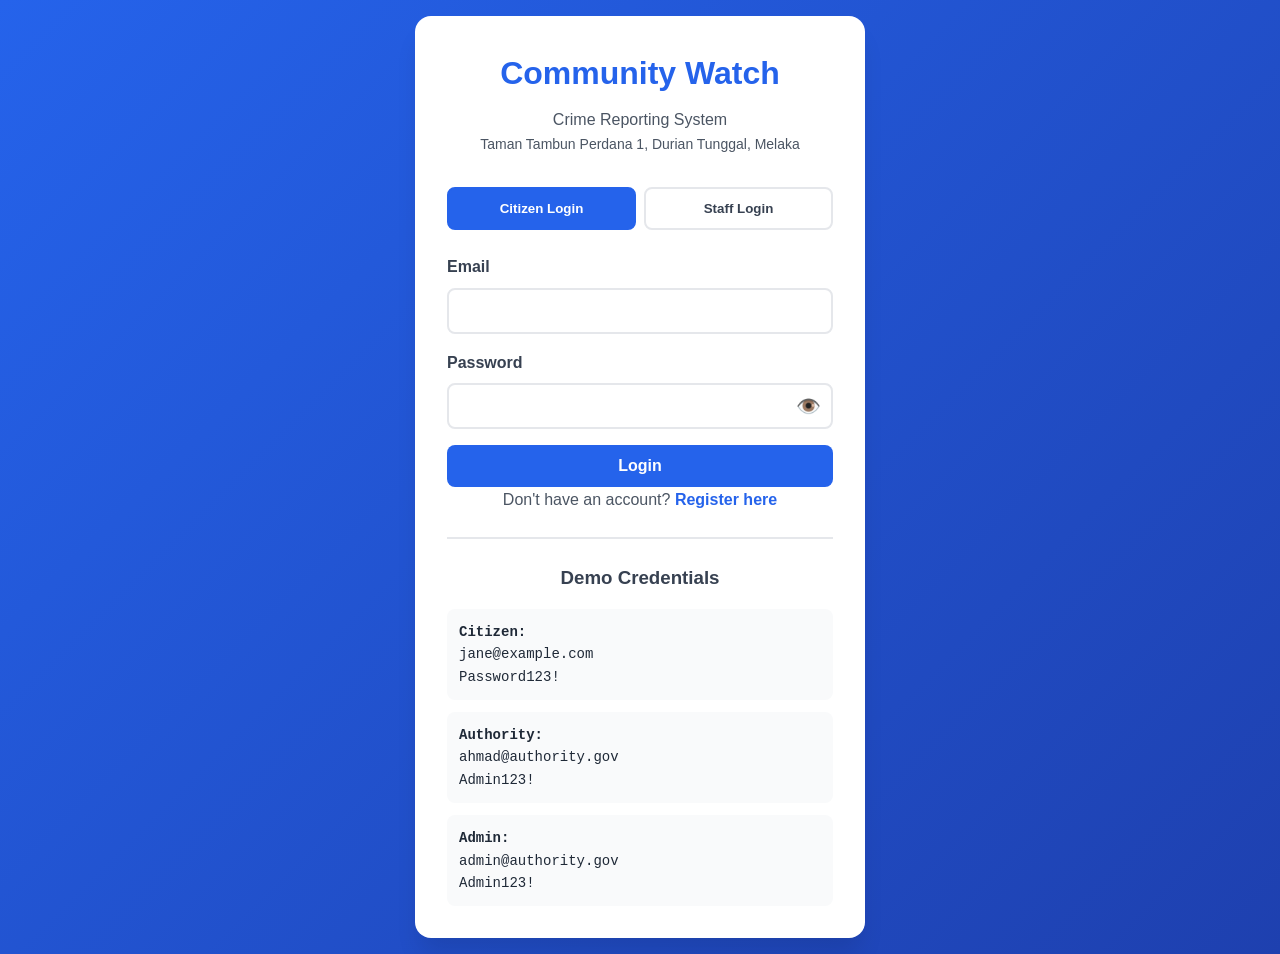
<file: index.html>
<!DOCTYPE html>
<html lang="en">
<head>
    <meta charset="UTF-8">
    <meta name="viewport" content="width=device-width, initial-scale=1.0">
    <title>Community Watch - Login</title>
    <link rel="stylesheet" href="style.css">
</head>
<body>
    <div class="login-container">
        <div class="login-card">
            <div class="login-header">
                <h1>Community Watch</h1>
                <p>Crime Reporting System</p>
                <p class="subtitle">Taman Tambun Perdana 1, Durian Tunggal, Melaka</p>
            </div>

            <div class="tab-buttons">
                <button class="tab-btn active" data-tab="citizen">Citizen Login</button>
                <button class="tab-btn" data-tab="staff">Staff Login</button>
            </div>

            <form id="loginForm" class="login-form">
                <div class="form-group">
                    <label for="email">Email</label>
                    <input type="email" id="email" required>
                </div>

                <div class="form-group">
                    <label for="password">Password</label>
                    <div class="password-input">
                        <input type="password" id="password" required>
                        <button type="button" class="toggle-password" onclick="togglePassword('password')">👁️</button>
                    </div>
                </div>

                <div class="error-message" id="errorMessage"></div>

                <button type="submit" class="btn btn-primary">Login</button>

                <div class="login-footer">
                    <p>Don't have an account? <a href="register.html">Register here</a></p>
                </div>
            </form>

            <div class="demo-credentials">
                <h3>Demo Credentials</h3>
                <div class="credentials-grid" id="demoCredentials">
                    <div class="credential-item">
                        <strong>Citizen:</strong><br>
                        jane@example.com<br>
                        Password123!
                    </div>
                    <div class="credential-item">
                        <strong>Authority:</strong><br>
                        ahmad@authority.gov<br>
                        Admin123!
                    </div>
                    <div class="credential-item">
                        <strong>Admin:</strong><br>
                        admin@authority.gov<br>
                        Admin123!
                    </div>
                </div>
            </div>
        </div>
    </div>

    <script src="database.js"></script>
    <script src="auth.js"></script>
    <script src="validation.js"></script>
    <script>
        let currentUserType = 'citizen';

        document.querySelectorAll('.tab-btn').forEach(btn => {
            btn.addEventListener('click', () => {
                document.querySelectorAll('.tab-btn').forEach(b => b.classList.remove('active'));
                btn.classList.add('active');
                currentUserType = btn.dataset.tab;
            });
        });

        document.getElementById('loginForm').addEventListener('submit', (e) => {
            e.preventDefault();
            const email = document.getElementById('email').value;
            const password = document.getElementById('password').value;
            const errorMsg = document.getElementById('errorMessage');

            const result = login(email, password, currentUserType);

            if (result.success) {
                if (result.user.role === 'citizen') {
                    window.location.href = 'citizen-dashboard.html';
                } else {
                    window.location.href = 'staff-dashboard.html';
                }
            } else {
                errorMsg.textContent = result.message;
                errorMsg.style.display = 'block';
            }
        });

        function togglePassword(id) {
            const input = document.getElementById(id);
            input.type = input.type === 'password' ? 'text' : 'password';
        }
    </script>
</body>
</html>
</file>
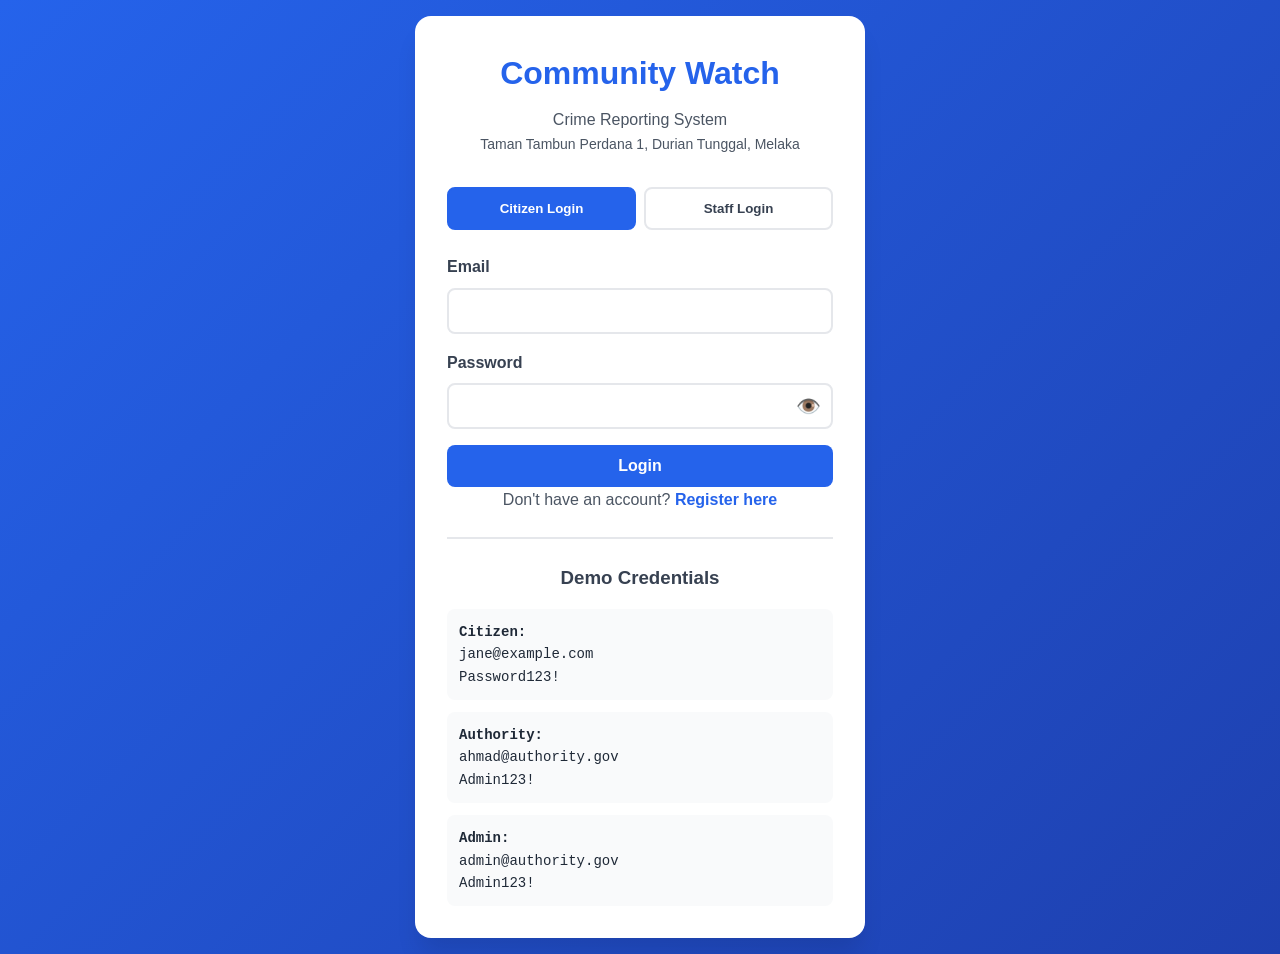
<file: citizen-dashboard.html>
<!DOCTYPE html>
<html lang="en">
<head>
    <meta charset="UTF-8">
    <meta name="viewport" content="width=device-width, initial-scale=1.0">
    <title>Community Watch - Citizen Dashboard</title>
    <link rel="stylesheet" href="style.css">
</head>
<body>
    <div class="dashboard-layout">
        <!-- Sidebar -->
        <aside class="sidebar" id="sidebar">
            <div class="sidebar-header">
                <h2>Community Watch</h2>
                <button class="close-sidebar" onclick="toggleSidebar()">×</button>
            </div>
            <nav class="sidebar-nav">
                <a href="#" class="nav-link active" data-page="home">🏠 Home</a>
                <a href="#" class="nav-link" data-page="my-reports">📋 My Reports</a>
                <a href="#" class="nav-link" data-page="incident-map">🗺️ Incident Map</a>
                <a href="#" class="nav-link" data-page="profile">👤 Manage Profile</a>
                <a href="#" class="nav-link" onclick="logout()">🚪 Logout</a>
            </nav>
        </aside>

        <!-- Main Content -->
        <main class="main-content">
            <div class="topbar">
                <button class="menu-toggle" onclick="toggleSidebar()">☰</button>
                <div class="user-info">
                    <span id="userName"></span>
                </div>
            </div>

            <!-- Home Page -->
            <div id="page-home" class="page active">
                <h1>Welcome, <span id="welcomeName"></span>!</h1>
                
                <div class="stats-grid">
                    <div class="stat-card">
                        <h3>Pending</h3>
                        <p class="stat-number" id="pendingCount">0</p>
                    </div>
                    <div class="stat-card">
                        <h3>In Progress</h3>
                        <p class="stat-number" id="inProgressCount">0</p>
                    </div>
                    <div class="stat-card">
                        <h3>Resolved</h3>
                        <p class="stat-number" id="resolvedCount">0</p>
                    </div>
                </div>

                <div class="action-section">
                    <h2>Report New Incident</h2>
                    <form id="reportForm">
                        <div class="form-row">
                            <div class="form-group">
                                <label for="reportType">Report Type *</label>
                                <select id="reportType" required>
                                    <option value="Report Crime/Incident">Report Crime/Incident</option>
                                    <option value="Watch Your House">Watch Your House</option>
                                </select>
                            </div>
                            <div class="form-group">
                                <label for="incidentType">Incident Type *</label>
                                <select id="incidentType" required></select>
                            </div>
                        </div>

                        <div class="form-group" id="customIncidentGroup" style="display:none;">
                            <label for="customIncidentName">Custom Incident Name *</label>
                            <input type="text" id="customIncidentName">
                        </div>

                        <div class="form-group">
                            <label for="location">Location *</label>
                            <input type="text" id="location" placeholder="Jalan, Taman Tambun Perdana 1, Durian Tunggal" required>
                        </div>

                        <div class="form-group">
                            <label for="description">Description</label>
                            <textarea id="description" rows="4" placeholder="Describe the incident..."></textarea>
                        </div>

                        <div class="error-message" id="reportError"></div>
                        <div class="success-message" id="reportSuccess"></div>

                        <button type="submit" class="btn btn-primary">Submit Report</button>
                    </form>
                </div>
            </div>

            <!-- My Reports Page -->
            <div id="page-my-reports" class="page">
                <h1>My Reports</h1>
                <div id="reportsContainer"></div>
            </div>

            <!-- Incident Map Page -->
            <div id="page-incident-map" class="page">
                <h1>Incident Hotspot Map</h1>
                <p>Taman Tambun Perdana 1, Durian Tunggal, Melaka</p>
                <div class="map-container">
                    <div class="map-placeholder">
                        <p>📍 Map View</p>
                        <p>Incident Hotspots</p>
                    </div>
                    <div class="hotspot-list" id="hotspotList"></div>
                </div>
            </div>

            <!-- Profile Page -->
            <div id="page-profile" class="page">
                <h1>Manage Profile</h1>
                <form id="profileForm">
                    <div class="form-group">
                        <label>Name (Read Only)</label>
                        <input type="text" id="profileName" readonly>
                    </div>
                    <div class="form-group">
                        <label>IC Number (Read Only)</label>
                        <input type="text" id="profileIC" readonly>
                    </div>
                    <div class="form-group">
                        <label>Email (Read Only)</label>
                        <input type="email" id="profileEmail" readonly>
                    </div>
                    <div class="form-group">
                        <label for="profilePhone">Phone Number</label>
                        <input type="tel" id="profilePhone">
                    </div>
                    <div class="form-group">
                        <label for="profileAddress">Address</label>
                        <textarea id="profileAddress" rows="3"></textarea>
                    </div>
                    <button type="submit" class="btn btn-primary">Update Profile</button>
                </form>

                <h2 style="margin-top: 2rem;">Change Password</h2>
                <form id="passwordForm">
                    <div class="form-group">
                        <label for="currentPassword">Current Password</label>
                        <input type="password" id="currentPassword" required>
                    </div>
                    <div class="form-group">
                        <label for="newPassword">New Password</label>
                        <input type="password" id="newPassword" required>
                    </div>
                    <div class="form-group">
                        <label for="confirmNewPassword">Confirm New Password</label>
                        <input type="password" id="confirmNewPassword" required>
                    </div>
                    <div class="error-message" id="passwordError"></div>
                    <div class="success-message" id="passwordSuccess"></div>
                    <button type="submit" class="btn btn-primary">Change Password</button>
                </form>
            </div>
        </main>
    </div>

    <script src="database.js"></script>
    <script src="auth.js"></script>
    <script src="validation.js"></script>
    <script src="citizen-dashboard.js"></script>
</body>
</html>
</file>
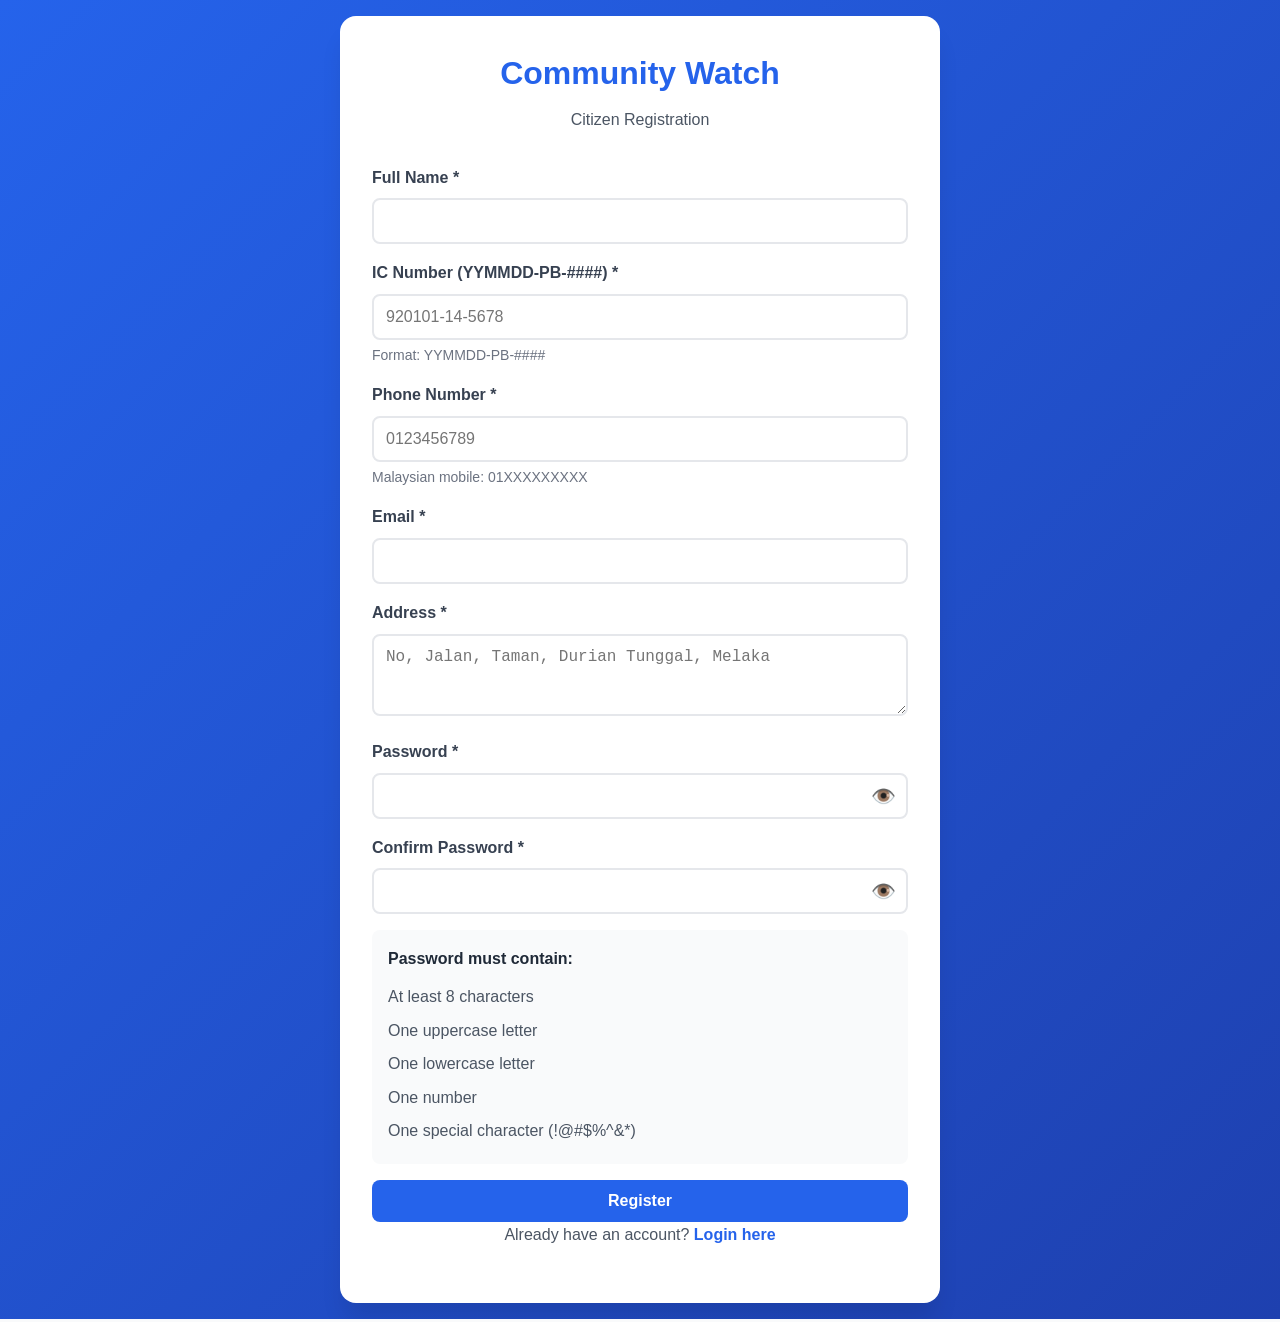
<file: register.html>
<!DOCTYPE html>
<html lang="en">
<head>
    <meta charset="UTF-8">
    <meta name="viewport" content="width=device-width, initial-scale=1.0">
    <title>Community Watch - Register</title>
    <link rel="stylesheet" href="style.css">
</head>
<body>
    <div class="login-container">
        <div class="login-card register-card">
            <div class="login-header">
                <h1>Community Watch</h1>
                <p>Citizen Registration</p>
            </div>

            <form id="registerForm" class="login-form">
                <div class="form-group">
                    <label for="name">Full Name *</label>
                    <input type="text" id="name" required>
                </div>

                <div class="form-group">
                    <label for="ic">IC Number (YYMMDD-PB-####) *</label>
                    <input type="text" id="ic" placeholder="920101-14-5678" required>
                    <small class="form-hint">Format: YYMMDD-PB-####</small>
                </div>

                <div class="form-group">
                    <label for="phone">Phone Number *</label>
                    <input type="tel" id="phone" placeholder="0123456789" required>
                    <small class="form-hint">Malaysian mobile: 01XXXXXXXXX</small>
                </div>

                <div class="form-group">
                    <label for="email">Email *</label>
                    <input type="email" id="email" required>
                </div>

                <div class="form-group">
                    <label for="address">Address *</label>
                    <textarea id="address" rows="3" placeholder="No, Jalan, Taman, Durian Tunggal, Melaka" required></textarea>
                </div>

                <div class="form-group">
                    <label for="password">Password *</label>
                    <div class="password-input">
                        <input type="password" id="password" required>
                        <button type="button" class="toggle-password" onclick="togglePassword('password')">👁️</button>
                    </div>
                    <div id="passwordStrength" class="password-strength"></div>
                </div>

                <div class="form-group">
                    <label for="confirmPassword">Confirm Password *</label>
                    <div class="password-input">
                        <input type="password" id="confirmPassword" required>
                        <button type="button" class="toggle-password" onclick="togglePassword('confirmPassword')">👁️</button>
                    </div>
                </div>

                <div class="password-requirements">
                    <p><strong>Password must contain:</strong></p>
                    <ul>
                        <li id="req-length">At least 8 characters</li>
                        <li id="req-upper">One uppercase letter</li>
                        <li id="req-lower">One lowercase letter</li>
                        <li id="req-number">One number</li>
                        <li id="req-special">One special character (!@#$%^&*)</li>
                    </ul>
                </div>

                <div class="error-message" id="errorMessage"></div>
                <div class="success-message" id="successMessage"></div>

                <button type="submit" class="btn btn-primary">Register</button>

                <div class="login-footer">
                    <p>Already have an account? <a href="index.html">Login here</a></p>
                </div>
            </form>
        </div>
    </div>

    <script src="database.js"></script>
    <script src="auth.js"></script>
    <script src="validation.js"></script>
    <script>
        function togglePassword(id) {
            const input = document.getElementById(id);
            input.type = input.type === 'password' ? 'text' : 'password';
        }

        document.getElementById('password').addEventListener('input', (e) => {
            const password = e.target.value;
            const result = validatePassword(password);
            const strengthDiv = document.getElementById('passwordStrength');

            if (password.length === 0) {
                strengthDiv.textContent = '';
                strengthDiv.className = 'password-strength';
                return;
            }

            if (result.valid) {
                strengthDiv.textContent = '✓ Strong password';
                strengthDiv.className = 'password-strength strong';
            } else {
                strengthDiv.textContent = '✗ ' + result.message;
                strengthDiv.className = 'password-strength weak';
            }

            document.getElementById('req-length').className = password.length >= 8 ? 'valid' : '';
            document.getElementById('req-upper').className = /[A-Z]/.test(password) ? 'valid' : '';
            document.getElementById('req-lower').className = /[a-z]/.test(password) ? 'valid' : '';
            document.getElementById('req-number').className = /[0-9]/.test(password) ? 'valid' : '';
            document.getElementById('req-special').className = /[!@#$%^&*(),.?":{}|<>]/.test(password) ? 'valid' : '';
        });

        document.getElementById('registerForm').addEventListener('submit', (e) => {
            e.preventDefault();

            const name = document.getElementById('name').value;
            const ic = document.getElementById('ic').value;
            const phone = document.getElementById('phone').value;
            const email = document.getElementById('email').value;
            const address = document.getElementById('address').value;
            const password = document.getElementById('password').value;
            const confirmPassword = document.getElementById('confirmPassword').value;

            const errorMsg = document.getElementById('errorMessage');
            const successMsg = document.getElementById('successMessage');

            errorMsg.style.display = 'none';
            successMsg.style.display = 'none';

            if (!validateIC(ic)) {
                errorMsg.textContent = 'Invalid IC number format. Use YYMMDD-PB-####';
                errorMsg.style.display = 'block';
                return;
            }

            if (!validatePhoneNumber(phone)) {
                errorMsg.textContent = 'Invalid phone number. Use Malaysian mobile format (01XXXXXXXXX)';
                errorMsg.style.display = 'block';
                return;
            }

            const passwordValidation = validatePassword(password);
            if (!passwordValidation.valid) {
                errorMsg.textContent = passwordValidation.message;
                errorMsg.style.display = 'block';
                return;
            }

            if (password !== confirmPassword) {
                errorMsg.textContent = 'Passwords do not match';
                errorMsg.style.display = 'block';
                return;
            }

            const result = register(email, password, name, ic, phone, address);

            if (result.success) {
                successMsg.textContent = 'Registration successful! Redirecting to login...';
                successMsg.style.display = 'block';
                setTimeout(() => {
                    window.location.href = 'index.html';
                }, 2000);
            } else {
                errorMsg.textContent = result.message;
                errorMsg.style.display = 'block';
            }
        });
    </script>
</body>
</html>
</file>
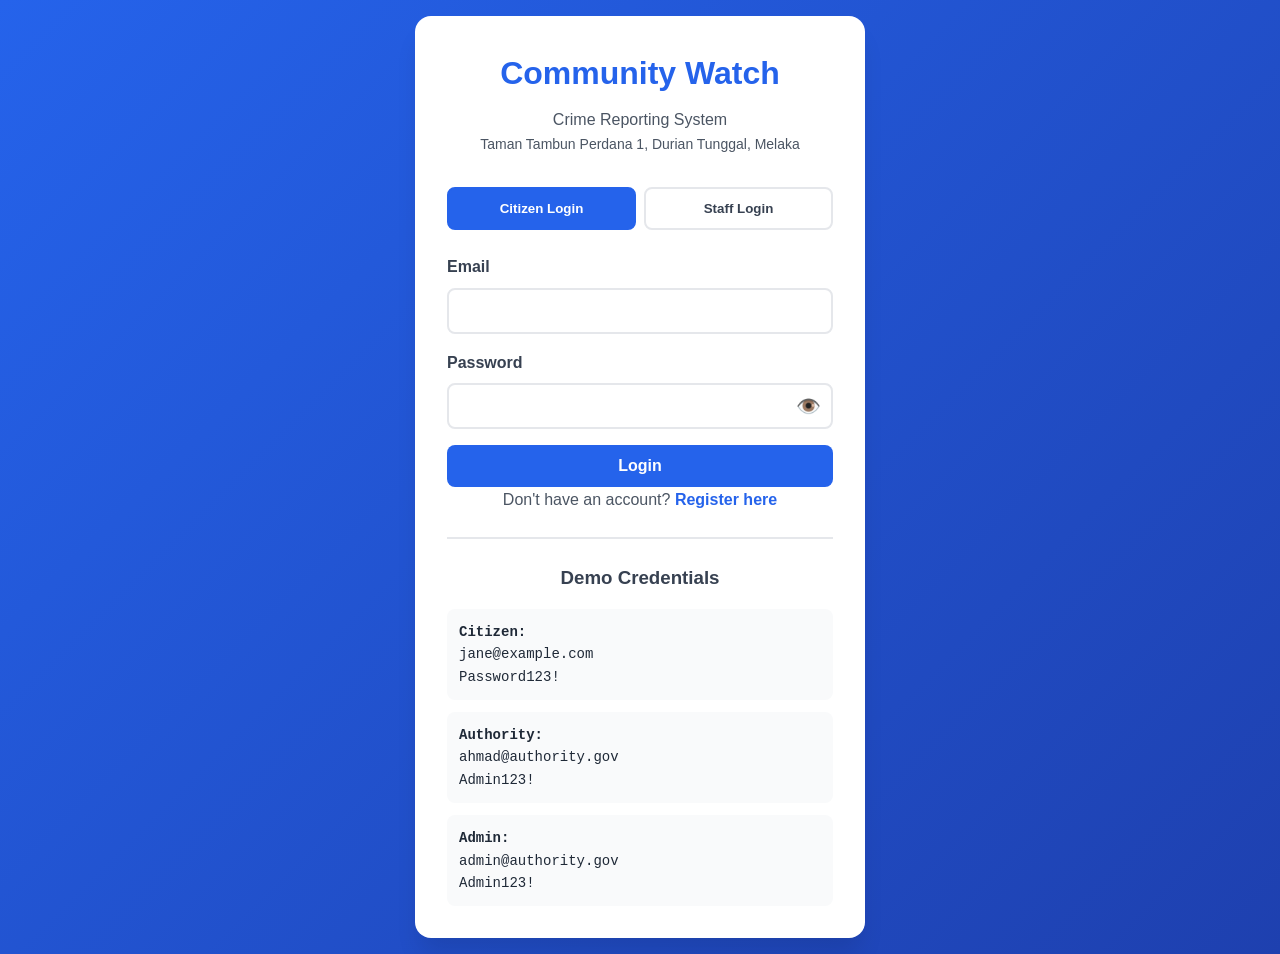
<file: staff-dashboard.html>
<!DOCTYPE html>
<html lang="en">
<head>
    <meta charset="UTF-8">
    <meta name="viewport" content="width=device-width, initial-scale=1.0">
    <title>Community Watch - Staff Dashboard</title>
    <link rel="stylesheet" href="style.css">
</head>
<body>
    <div class="dashboard-layout">
        <aside class="sidebar" id="sidebar">
            <div class="sidebar-header">
                <h2>Community Watch</h2>
                <button class="close-sidebar" onclick="toggleSidebar()">×</button>
            </div>
            <nav class="sidebar-nav">
                <a href="#" class="nav-link active" data-page="overview">📊 Overview</a>
                <a href="#" class="nav-link" data-page="reports">📋 All Reports</a>
                <a href="#" class="nav-link admin-only" data-page="authorities" style="display:none;">👥 Manage Authorities</a>
                <a href="#" class="nav-link" data-page="map">🗺️ Incident Map</a>
                <a href="#" class="nav-link" data-page="analytics">📈 Analytics</a>
                <a href="#" class="nav-link" data-page="profile">👤 My Profile</a>
                <a href="#" class="nav-link" onclick="logout()">🚪 Logout</a>
            </nav>
        </aside>

        <main class="main-content">
            <div class="topbar">
                <button class="menu-toggle" onclick="toggleSidebar()">☰</button>
                <div class="user-info">
                    <span id="userName"></span> (<span id="userRole"></span>)
                </div>
            </div>

            <!-- Overview Page -->
            <div id="page-overview" class="page active">
                <h1>Dashboard Overview</h1>
                <div class="stats-grid">
                    <div class="stat-card">
                        <h3>Total Reports</h3>
                        <p class="stat-number" id="totalReports">0</p>
                    </div>
                    <div class="stat-card">
                        <h3>Pending</h3>
                        <p class="stat-number" id="pendingReports">0</p>
                    </div>
                    <div class="stat-card">
                        <h3>In Progress</h3>
                        <p class="stat-number" id="inProgressReports">0</p>
                    </div>
                    <div class="stat-card">
                        <h3>Resolved</h3>
                        <p class="stat-number" id="resolvedReports">0</p>
                    </div>
                </div>
                <div id="recentReports"></div>
            </div>

            <!-- Reports Page -->
            <div id="page-reports" class="page">
                <h1>All Reports</h1>
                <div id="allReportsContainer"></div>
            </div>

            <!-- Authorities Page (Admin Only) -->
            <div id="page-authorities" class="page">
                <h1>Manage Authorities</h1>
                <button class="btn btn-primary" onclick="showAddAuthorityModal()">+ Add Authority</button>
                <div id="authoritiesContainer"></div>
            </div>

            <!-- Map Page -->
            <div id="page-map" class="page">
                <h1>Incident Hotspot Map</h1>
                <p>Taman Tambun Perdana 1, Durian Tunggal, Melaka</p>
                <div class="map-container">
                    <div class="map-placeholder">
                        <p>📍 Map View</p>
                        <p>Incident Hotspots</p>
                    </div>
                    <div class="hotspot-list" id="staffHotspotList"></div>
                </div>
            </div>

            <!-- Analytics Page -->
            <div id="page-analytics" class="page">
                <h1>Analytics</h1>
                <div class="analytics-grid">
                    <div class="analytics-card">
                        <h3>Reports by Type</h3>
                        <canvas id="typeChart"></canvas>
                    </div>
                    <div class="analytics-card">
                        <h3>Reports by Priority</h3>
                        <canvas id="priorityChart"></canvas>
                    </div>
                </div>
            </div>

            <!-- Profile Page -->
            <div id="page-profile" class="page">
                <h1>My Profile</h1>
                <form id="staffProfileForm">
                    <div class="form-group">
                        <label>Name (Read Only)</label>
                        <input type="text" id="staffName" readonly>
                    </div>
                    <div class="form-group">
                        <label>Email (Read Only)</label>
                        <input type="email" id="staffEmail" readonly>
                    </div>
                    <div class="form-group">
                        <label>Role (Read Only)</label>
                        <input type="text" id="staffRoleInput" readonly>
                    </div>
                    <div class="form-group">
                        <label for="staffPhone">Phone Number</label>
                        <input type="tel" id="staffPhone">
                    </div>
                    <div class="form-group">
                        <label for="staffDept">Department</label>
                        <input type="text" id="staffDept">
                    </div>
                    <div class="form-group">
                        <label for="staffPosition">Position</label>
                        <input type="text" id="staffPosition">
                    </div>
                    <button type="submit" class="btn btn-primary">Update Profile</button>
                </form>

                <h2 style="margin-top: 2rem;">Change Password</h2>
                <form id="staffPasswordForm">
                    <div class="form-group">
                        <label for="staffCurrentPassword">Current Password</label>
                        <input type="password" id="staffCurrentPassword" required>
                    </div>
                    <div class="form-group">
                        <label for="staffNewPassword">New Password</label>
                        <input type="password" id="staffNewPassword" required>
                    </div>
                    <div class="form-group">
                        <label for="staffConfirmPassword">Confirm New Password</label>
                        <input type="password" id="staffConfirmPassword" required>
                    </div>
                    <div class="error-message" id="staffPasswordError"></div>
                    <div class="success-message" id="staffPasswordSuccess"></div>
                    <button type="submit" class="btn btn-primary">Change Password</button>
                </form>
            </div>
        </main>
    </div>

    <!-- Modals -->
    <div id="actionModal" class="modal">
        <div class="modal-content">
            <span class="close" onclick="closeModal('actionModal')">&times;</span>
            <h2>Take Action on Report</h2>
            <form id="actionForm">
                <input type="hidden" id="actionReportId">
                <div class="form-group">
                    <label for="actionDesc">Action Description *</label>
                    <textarea id="actionDesc" rows="4" required></textarea>
                </div>
                <div class="form-group">
                    <label for="actionStatus">Status *</label>
                    <select id="actionStatus" required>
                        <option value="Pending">Pending</option>
                        <option value="In Progress">In Progress</option>
                        <option value="Resolved">Resolved</option>
                    </select>
                </div>
                <button type="submit" class="btn btn-primary">Submit Action</button>
            </form>
        </div>
    </div>

    <div id="addAuthorityModal" class="modal">
        <div class="modal-content">
            <span class="close" onclick="closeModal('addAuthorityModal')">&times;</span>
            <h2>Add New Authority</h2>
            <form id="addAuthorityForm">
                <div class="form-group">
                    <label for="authName">Name *</label>
                    <input type="text" id="authName" required>
                </div>
                <div class="form-group">
                    <label for="authEmail">Email *</label>
                    <input type="email" id="authEmail" required>
                </div>
                <div class="form-group">
                    <label for="authPhone">Phone Number *</label>
                    <input type="tel" id="authPhone" required>
                </div>
                <div class="form-group">
                    <label for="authDept">Department</label>
                    <input type="text" id="authDept">
                </div>
                <div class="form-group">
                    <label for="authPosition">Position</label>
                    <input type="text" id="authPosition">
                </div>
                <div class="form-group">
                    <label for="authPassword">Password *</label>
                    <input type="password" id="authPassword" required>
                </div>
                <div class="error-message" id="addAuthError"></div>
                <button type="submit" class="btn btn-primary">Add Authority</button>
            </form>
        </div>
    </div>

    <script src="database.js"></script>
    <script src="auth.js"></script>
    <script src="validation.js"></script>
    <script src="staff-dashboard.js"></script>
</body>
</html>
</file>
<file: style.css>
/* Reset and Base Styles */
* {
    margin: 0;
    padding: 0;
    box-sizing: border-box;
}

:root {
    --primary-color: #2563eb;
    --primary-dark: #1e40af;
    --secondary-color: #10b981;
    --danger-color: #ef4444;
    --warning-color: #f59e0b;
    --info-color: #3b82f6;
    --gray-50: #f9fafb;
    --gray-100: #f3f4f6;
    --gray-200: #e5e7eb;
    --gray-300: #d1d5db;
    --gray-400: #9ca3af;
    --gray-500: #6b7280;
    --gray-600: #4b5563;
    --gray-700: #374151;
    --gray-800: #1f2937;
    --gray-900: #111827;
}

body {
    font-family: -apple-system, BlinkMacSystemFont, 'Segoe UI', Roboto, sans-serif;
    line-height: 1.6;
    color: var(--gray-800);
    background: var(--gray-50);
}

/* Login Page */
.login-container {
    min-height: 100vh;
    display: flex;
    align-items: center;
    justify-content: center;
    padding: 1rem;
    background: linear-gradient(135deg, var(--primary-color), var(--primary-dark));
}

.login-card {
    background: white;
    padding: 2rem;
    border-radius: 1rem;
    box-shadow: 0 20px 25px -5px rgba(0, 0, 0, 0.1);
    width: 100%;
    max-width: 450px;
}

.register-card {
    max-width: 600px;
}

.login-header {
    text-align: center;
    margin-bottom: 2rem;
}

.login-header h1 {
    color: var(--primary-color);
    font-size: 2rem;
    margin-bottom: 0.5rem;
}

.login-header p {
    color: var(--gray-600);
}

.subtitle {
    font-size: 0.875rem;
    color: var(--gray-500);
}

.tab-buttons {
    display: flex;
    gap: 0.5rem;
    margin-bottom: 1.5rem;
}

.tab-btn {
    flex: 1;
    padding: 0.75rem;
    border: 2px solid var(--gray-200);
    background: white;
    cursor: pointer;
    border-radius: 0.5rem;
    font-weight: 600;
    color: var(--gray-700);
    transition: all 0.2s;
}

.tab-btn.active {
    background: var(--primary-color);
    color: white;
    border-color: var(--primary-color);
}

.login-form {
    margin-bottom: 1.5rem;
}

.form-group {
    margin-bottom: 1rem;
}

.form-row {
    display: grid;
    grid-template-columns: 1fr 1fr;
    gap: 1rem;
}

.form-group label {
    display: block;
    margin-bottom: 0.5rem;
    font-weight: 600;
    color: var(--gray-700);
}

.form-group input,
.form-group select,
.form-group textarea {
    width: 100%;
    padding: 0.75rem;
    border: 2px solid var(--gray-200);
    border-radius: 0.5rem;
    font-size: 1rem;
    transition: border-color 0.2s;
}

.form-group input:focus,
.form-group select:focus,
.form-group textarea:focus {
    outline: none;
    border-color: var(--primary-color);
}

.form-group input[readonly] {
    background: var(--gray-100);
    color: var(--gray-600);
}

.form-hint {
    display: block;
    font-size: 0.875rem;
    color: var(--gray-500);
    margin-top: 0.25rem;
}

.password-input {
    position: relative;
}

.toggle-password {
    position: absolute;
    right: 0.75rem;
    top: 50%;
    transform: translateY(-50%);
    background: none;
    border: none;
    cursor: pointer;
    font-size: 1.25rem;
}

.password-strength {
    margin-top: 0.5rem;
    font-size: 0.875rem;
}

.password-strength.strong {
    color: var(--secondary-color);
}

.password-strength.weak {
    color: var(--danger-color);
}

.password-requirements {
    background: var(--gray-50);
    padding: 1rem;
    border-radius: 0.5rem;
    margin-bottom: 1rem;
}

.password-requirements ul {
    list-style: none;
    margin-top: 0.5rem;
}

.password-requirements li {
    padding: 0.25rem 0;
    color: var(--gray-600);
}

.password-requirements li.valid {
    color: var(--secondary-color);
}

.error-message,
.success-message {
    padding: 0.75rem;
    border-radius: 0.5rem;
    margin-bottom: 1rem;
    display: none;
}

.error-message {
    background: #fee2e2;
    color: #991b1b;
    border: 1px solid #fecaca;
}

.success-message {
    background: #d1fae5;
    color: #065f46;
    border: 1px solid #a7f3d0;
}

.btn {
    padding: 0.75rem 1.5rem;
    border: none;
    border-radius: 0.5rem;
    font-size: 1rem;
    font-weight: 600;
    cursor: pointer;
    transition: all 0.2s;
}

.btn-primary {
    background: var(--primary-color);
    color: white;
    width: 100%;
}

.btn-primary:hover {
    background: var(--primary-dark);
}

.btn-small {
    padding: 0.5rem 1rem;
    font-size: 0.875rem;
}

.btn-danger {
    background: var(--danger-color);
    color: white;
}

.btn-danger:hover {
    background: #dc2626;
}

.login-footer {
    text-align: center;
    color: var(--gray-600);
}

.login-footer a {
    color: var(--primary-color);
    text-decoration: none;
    font-weight: 600;
}

.demo-credentials {
    border-top: 2px solid var(--gray-200);
    padding-top: 1.5rem;
    margin-top: 1.5rem;
}

.demo-credentials h3 {
    text-align: center;
    color: var(--gray-700);
    margin-bottom: 1rem;
}

.credentials-grid {
    display: grid;
    grid-template-columns: 1fr;
    gap: 0.75rem;
}

.credential-item {
    background: var(--gray-50);
    padding: 0.75rem;
    border-radius: 0.5rem;
    font-size: 0.875rem;
    font-family: monospace;
}

/* Dashboard Layout */
.dashboard-layout {
    display: flex;
    min-height: 100vh;
}

.sidebar {
    width: 260px;
    background: var(--gray-900);
    color: white;
    position: fixed;
    height: 100vh;
    overflow-y: auto;
    transition: transform 0.3s;
    z-index: 1000;
}

.sidebar-header {
    padding: 1.5rem;
    display: flex;
    justify-content: space-between;
    align-items: center;
    border-bottom: 1px solid var(--gray-700);
}

.sidebar-header h2 {
    font-size: 1.25rem;
}

.close-sidebar {
    display: none;
    background: none;
    border: none;
    color: white;
    font-size: 2rem;
    cursor: pointer;
}

.sidebar-nav {
    padding: 1rem;
}

.nav-link {
    display: block;
    padding: 0.75rem 1rem;
    color: var(--gray-300);
    text-decoration: none;
    border-radius: 0.5rem;
    margin-bottom: 0.25rem;
    transition: all 0.2s;
}

.nav-link:hover,
.nav-link.active {
    background: var(--gray-800);
    color: white;
}

.main-content {
    flex: 1;
    margin-left: 260px;
    background: var(--gray-50);
}

.topbar {
    background: white;
    padding: 1rem 1.5rem;
    box-shadow: 0 1px 3px rgba(0, 0, 0, 0.1);
    display: flex;
    justify-content: space-between;
    align-items: center;
    position: sticky;
    top: 0;
    z-index: 100;
}

.menu-toggle {
    display: none;
    background: none;
    border: none;
    font-size: 1.5rem;
    cursor: pointer;
}

.user-info {
    font-weight: 600;
    color: var(--gray-700);
}

.page {
    display: none;
    padding: 2rem;
}

.page.active {
    display: block;
}

.page h1 {
    color: var(--gray-900);
    margin-bottom: 1.5rem;
}

.page h2 {
    color: var(--gray-800);
    margin-top: 2rem;
    margin-bottom: 1rem;
}

/* Statistics Grid */
.stats-grid {
    display: grid;
    grid-template-columns: repeat(auto-fit, minmax(200px, 1fr));
    gap: 1.5rem;
    margin-bottom: 2rem;
}

.stat-card {
    background: white;
    padding: 1.5rem;
    border-radius: 0.75rem;
    box-shadow: 0 1px 3px rgba(0, 0, 0, 0.1);
}

.stat-card h3 {
    color: var(--gray-600);
    font-size: 0.875rem;
    font-weight: 600;
    margin-bottom: 0.5rem;
}

.stat-number {
    font-size: 2rem;
    font-weight: 700;
    color: var(--primary-color);
}

/* Action Section */
.action-section {
    background: white;
    padding: 1.5rem;
    border-radius: 0.75rem;
    box-shadow: 0 1px 3px rgba(0, 0, 0, 0.1);
    margin-bottom: 2rem;
}

/* Reports */
.report-card {
    background: white;
    padding: 1.5rem;
    border-radius: 0.75rem;
    box-shadow: 0 1px 3px rgba(0, 0, 0, 0.1);
    margin-bottom: 1rem;
}

.report-header {
    display: flex;
    justify-content: space-between;
    align-items: center;
    margin-bottom: 1rem;
}

.report-header h3 {
    color: var(--gray-900);
    margin: 0;
}

.report-card p {
    margin: 0.5rem 0;
    color: var(--gray-700);
}

.report-actions {
    margin-top: 1rem;
    display: flex;
    gap: 0.5rem;
}

/* Badges */
.badge {
    display: inline-block;
    padding: 0.25rem 0.75rem;
    border-radius: 0.375rem;
    font-size: 0.875rem;
    font-weight: 600;
}

.badge-pending {
    background: var(--gray-200);
    color: var(--gray-700);
}

.badge-in-progress {
    background: #dbeafe;
    color: #1e40af;
}

.badge-resolved {
    background: #d1fae5;
    color: #065f46;
}

.badge-low {
    background: #d1fae5;
    color: #065f46;
}

.badge-medium {
    background: #fed7aa;
    color: #92400e;
}

.badge-high {
    background: #fee2e2;
    color: #991b1b;
}

/* Map */
.map-container {
    background: white;
    padding: 1.5rem;
    border-radius: 0.75rem;
    box-shadow: 0 1px 3px rgba(0, 0, 0, 0.1);
}

.map-placeholder {
    background: var(--gray-100);
    height: 300px;
    border-radius: 0.5rem;
    display: flex;
    flex-direction: column;
    align-items: center;
    justify-content: center;
    margin-bottom: 1.5rem;
}

.hotspot-list h3 {
    color: var(--gray-800);
    margin-bottom: 1rem;
}

.hotspot-item {
    display: flex;
    align-items: center;
    gap: 1rem;
    padding: 0.75rem;
    background: var(--gray-50);
    border-radius: 0.5rem;
    margin-bottom: 0.5rem;
}

.hotspot-marker {
    width: 40px;
    height: 40px;
    border-radius: 50%;
    display: flex;
    align-items: center;
    justify-content: center;
    color: white;
    font-weight: 700;
}

/* Authorities */
.authority-card {
    background: white;
    padding: 1.5rem;
    border-radius: 0.75rem;
    box-shadow: 0 1px 3px rgba(0, 0, 0, 0.1);
    margin-bottom: 1rem;
}

.authority-card h3 {
    color: var(--gray-900);
    margin-bottom: 0.5rem;
}

.authority-card p {
    color: var(--gray-700);
    margin: 0.25rem 0;
}

/* Analytics */
.analytics-grid {
    display: grid;
    grid-template-columns: repeat(auto-fit, minmax(300px, 1fr));
    gap: 1.5rem;
}

.analytics-card {
    background: white;
    padding: 1.5rem;
    border-radius: 0.75rem;
    box-shadow: 0 1px 3px rgba(0, 0, 0, 0.1);
}

.analytics-card h3 {
    color: var(--gray-800);
    margin-bottom: 1rem;
}

.chart-bar {
    margin-bottom: 1rem;
}

.chart-label {
    display: block;
    font-size: 0.875rem;
    color: var(--gray-600);
    margin-bottom: 0.25rem;
}

.chart-bar-fill {
    background: var(--primary-color);
    color: white;
    padding: 0.5rem;
    border-radius: 0.25rem;
    font-weight: 600;
    font-size: 0.875rem;
}

.chart-bar-fill.priority-low {
    background: var(--secondary-color);
}

.chart-bar-fill.priority-medium {
    background: var(--warning-color);
}

.chart-bar-fill.priority-high {
    background: var(--danger-color);
}

/* Modal */
.modal {
    display: none;
    position: fixed;
    z-index: 2000;
    left: 0;
    top: 0;
    width: 100%;
    height: 100%;
    overflow: auto;
    background-color: rgba(0, 0, 0, 0.5);
}

.modal-content {
    background-color: white;
    margin: 5% auto;
    padding: 2rem;
    border-radius: 0.75rem;
    width: 90%;
    max-width: 500px;
}

.close {
    color: var(--gray-400);
    float: right;
    font-size: 2rem;
    font-weight: bold;
    cursor: pointer;
    line-height: 1;
}

.close:hover {
    color: var(--gray-900);
}

/* Responsive */
@media (max-width: 768px) {
    .sidebar {
        transform: translateX(-100%);
    }
    
    .sidebar.active {
        transform: translateX(0);
    }
    
    .close-sidebar {
        display: block;
    }
    
    .main-content {
        margin-left: 0;
    }
    
    .menu-toggle {
        display: block;
    }
    
    .form-row {
        grid-template-columns: 1fr;
    }
    
    .stats-grid {
        grid-template-columns: 1fr;
    }
    
    .credentials-grid {
        grid-template-columns: 1fr;
    }
}
</file>
